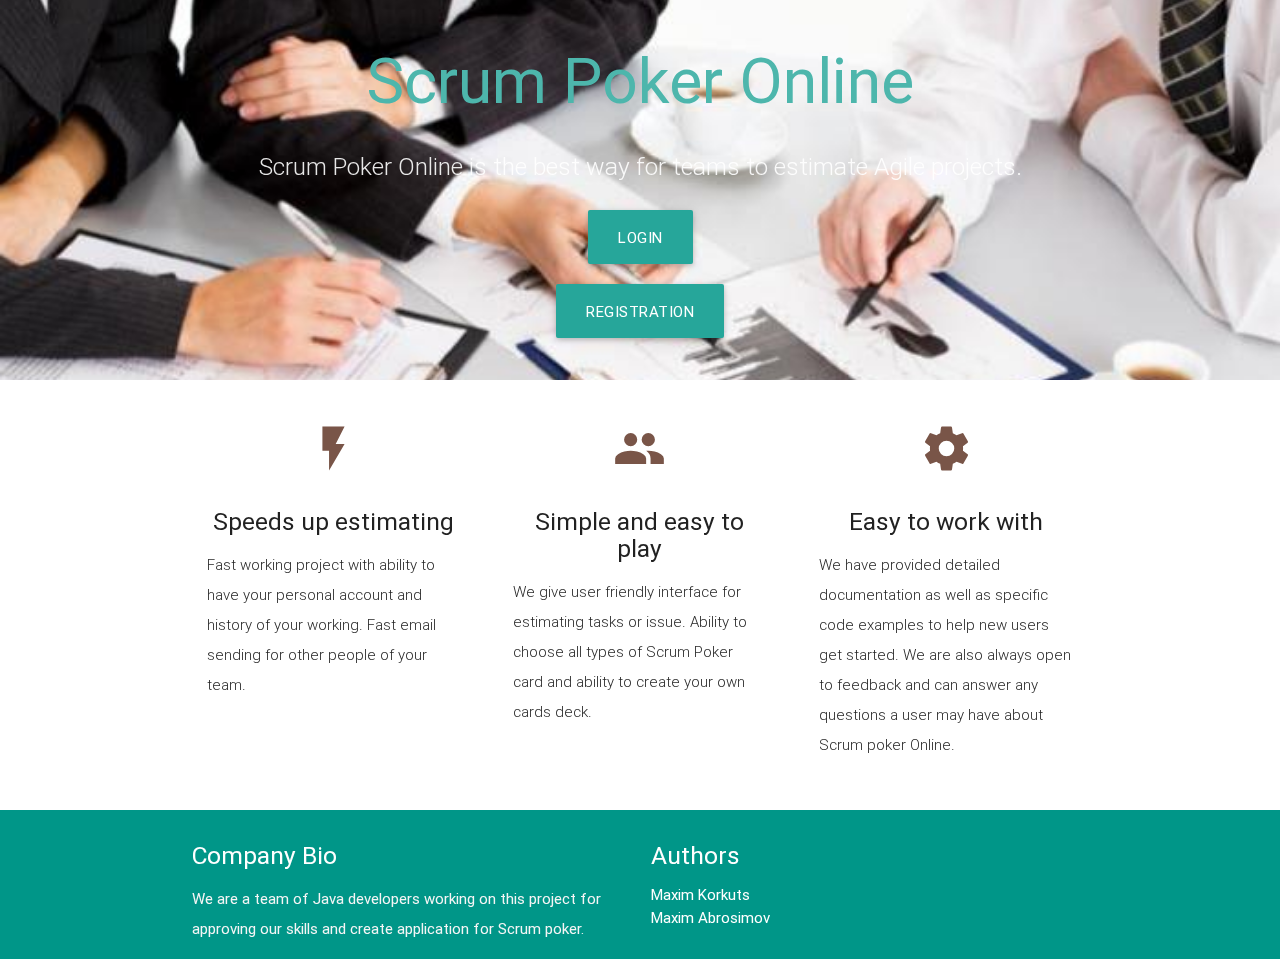
<file: src/main/resources/static/index.html>
<!DOCTYPE html>
<html lang="en">
<head>
  <meta http-equiv="Content-Type" content="text/html; charset=UTF-8"/>
  <meta name="viewport" content="width=device-width, initial-scale=1, maximum-scale=1.0, user-scalable=no"/>
  <title>Scrum Poker Online</title>

  <!-- CSS  -->
  <link href="https://fonts.googleapis.com/icon?family=Material+Icons" rel="stylesheet">
  <link href="css/materialize.css" type="text/css" rel="stylesheet" media="screen,projection"/>
  <link href="css/style.css" type="text/css" rel="stylesheet" media="screen,projection"/>
</head>
<body>

  <div id="index-banner" class="parallax-container">
    <div class="section no-pad-bot">
      <div class="container">
        <br><br>
        <h1 class="header center teal-text text-lighten-2">Scrum Poker Online</h1>
        <div class="row center">
          <h5 class="header col s12 light">Scrum Poker Online is the best way for teams to estimate Agile projects.</h5>
        </div>
        <div class="row center">
          <a href="http://materializecss.com/getting-started.html" id="login-button" class="btn-large waves-effect waves-light teal lighten-1">Login</a>
        </div>
        <div class="row center">
          <a href="http://materializecss.com/getting-started.html" id="reg-button" class="btn-large waves-effect waves-light teal lighten-1">Registration</a>
        </div>
        <br><br>

      </div>
    </div>
    <div class="parallax"><img src="images/people-meeting.jpg" alt="Scrum Poker Online img"></div>
  </div>


  <div class="container">
    <div class="section">

      <!--   Icon Section   -->
      <div class="row">
        <div class="col s12 m4">
          <div class="icon-block">
            <h2 class="center brown-text"><i class="material-icons">flash_on</i></h2>
            <h5 class="center">Speeds up estimating</h5>

            <p class="light">Fast working project with ability to have your personal account and history of your working. Fast email sending for other people of your team.</p>
          </div>
        </div>

        <div class="col s12 m4">
          <div class="icon-block">
            <h2 class="center brown-text"><i class="material-icons">group</i></h2>
            <h5 class="center">Simple and easy to play</h5>

            <p class="light">We give user friendly interface for estimating tasks or issue. Ability to choose all types of Scrum Poker card and ability to create your own cards deck.</p>
          </div>
        </div>

        <div class="col s12 m4">
          <div class="icon-block">
            <h2 class="center brown-text"><i class="material-icons">settings</i></h2>
            <h5 class="center">Easy to work with</h5>

            <p class="light">We have provided detailed documentation as well as specific code examples to help new users get started. We are also always open to feedback and can answer any questions a user may have about Scrum poker Online.</p>
          </div>
        </div>
      </div>

    </div>
  </div>

  <footer class="page-footer teal">
    <div class="container">
      <div class="row">
        <div class="col l6 s12">
          <h5 class="white-text">Company Bio</h5>
          <p class="grey-text text-lighten-4">We are a team of Java developers working on this project for approving our skills and create application for Scrum poker.</p>
        </div>
        <div class="col l3 s12">
          <h5 class="white-text">Authors</h5>
          <ul>
            <li><a class="white-text" href="https://www.linkedin.com/in/maksym-korkuts-4511a564" target="_blank">Maxim Korkuts</a></li>
            <li><a class="white-text" href="https://www.linkedin.com/in/maxabrosimov" target="_blank">Maxim Abrosimov</a></li>
          </ul>
        </div>
      </div>
    </div>
  </footer>

  <!--  Scripts-->
  <script src="https://code.jquery.com/jquery-2.1.1.min.js"></script>
  <script src="js/materialize.js"></script>
  <script src="js/init.js"></script>

  </body>
</html>
</file>
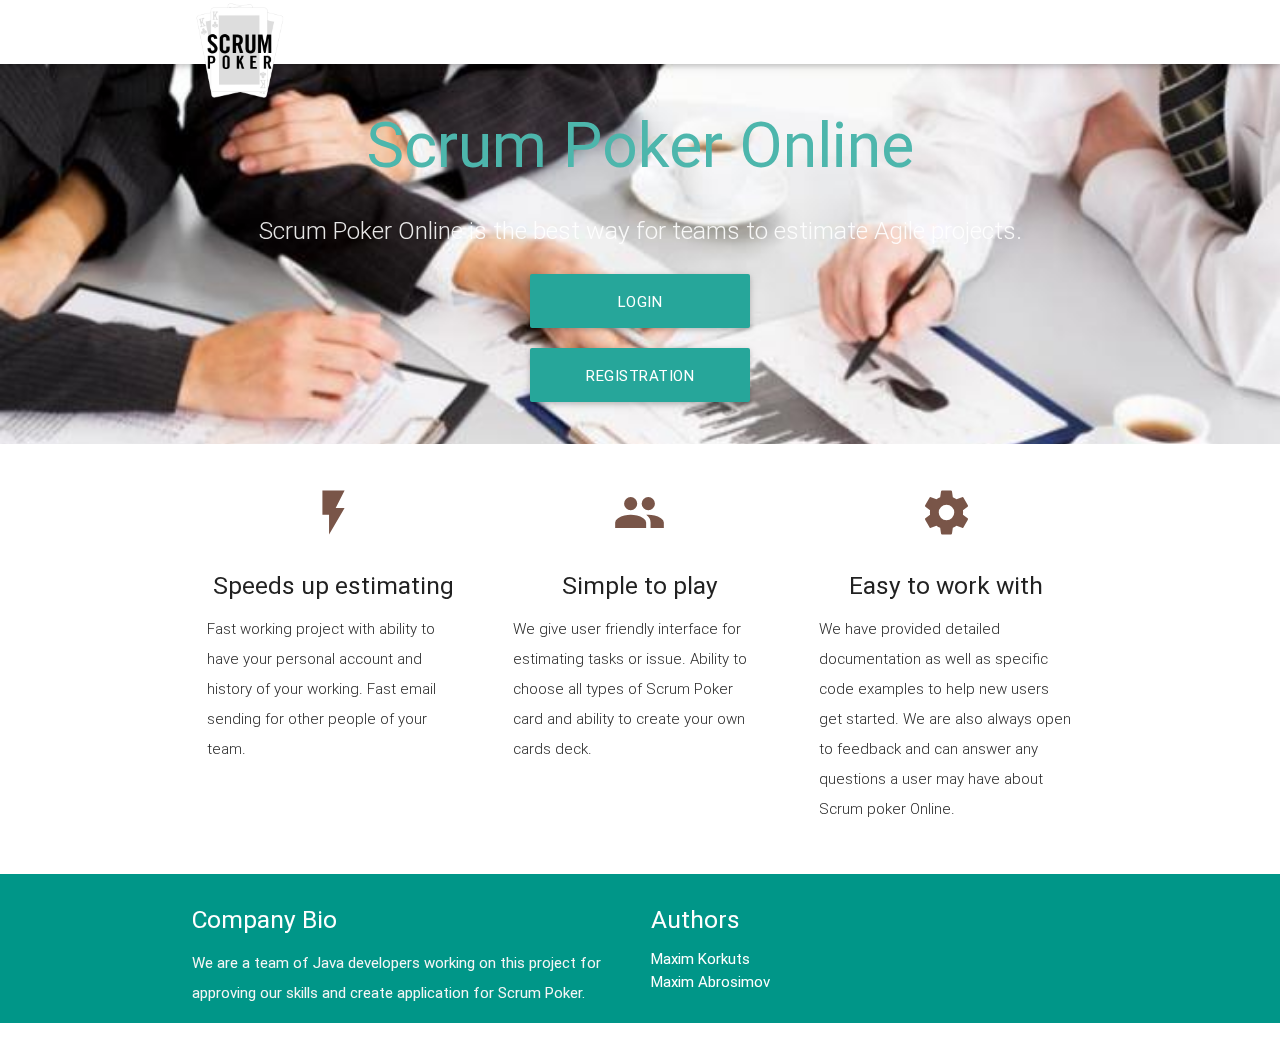
<file: core-web/src/main/resources/static/index.html>
<!DOCTYPE html>
<html xmlns="http://www.w3.org/1999/xhtml">
<head>
  <meta http-equiv="Content-Type" content="text/html; charset=UTF-8"/>
  <meta name="viewport" content="width=device-width, initial-scale=1, maximum-scale=1.0, user-scalable=no"/>
  <title>Scrum Poker Online</title>

  <!-- CSS  -->
  <link href="https://fonts.googleapis.com/icon?family=Material+Icons" rel="stylesheet">
  <link href="css/materialize.min.css" type="text/css" rel="stylesheet" media="screen,projection"/>
  <link href="css/style.css" type="text/css" rel="stylesheet" media="screen,projection"/>
</head>
<body>

  <nav class="white" role="navigation">
    <div class="nav-wrapper container">
      <a id="logo-container" href="#" class="brand-logo"><img src="images/ScrumPokerLogo.png" alt="Scrum Poker Online logo" class="scrum-poker-logo"></a>
    </div>
  </nav>

  <div id="index-banner" class="parallax-container">
    <div class="section no-pad-bot">
      <div class="container">
        <br><br>
        <h1 class="header center teal-text text-lighten-2">Scrum Poker Online</h1>
        <div class="row center">
          <h5 class="header col s12 light">Scrum Poker Online is the best way for teams to estimate Agile projects.</h5>
        </div>
        <div class="row center">
          <a href="#modal1" id="login-button" class="btn-large waves-effect waves-light teal lighten-1 modal-trigger">Login</a>
        </div>
        <div class="row center">
          <a href="#modal2" id="reg-button" class="btn-large waves-effect waves-light teal lighten-1 modal-trigger">Registration</a>
        </div>
        <br><br>

      </div>
    </div>
    <div class="parallax"><img src="images/people-meeting.jpg" alt="Scrum Poker Online img"></div>
  </div>


  <div class="container">
    <div class="section">

      <!--   Icon Section   -->
      <div class="row">
        <div class="col s12 m4">
          <div class="icon-block">
            <h2 class="center brown-text"><i class="material-icons">flash_on</i></h2>
            <h5 class="center">Speeds up estimating</h5>

            <p class="light">Fast working project with ability to have your personal account and history of your working. Fast email sending for other people of your team.</p>
          </div>
        </div>

        <div class="col s12 m4">
          <div class="icon-block">
            <h2 class="center brown-text"><i class="material-icons">group</i></h2>
            <h5 class="center">Simple to play</h5>

            <p class="light">We give user friendly interface for estimating tasks or issue. Ability to choose all types of Scrum Poker card and ability to create your own cards deck.</p>
          </div>
        </div>

        <div class="col s12 m4">
          <div class="icon-block">
            <h2 class="center brown-text"><i class="material-icons">settings</i></h2>
            <h5 class="center">Easy to work with</h5>

            <p class="light">We have provided detailed documentation as well as specific code examples to help new users get started. We are also always open to feedback and can answer any questions a user may have about Scrum poker Online.</p>
          </div>
        </div>
      </div>

    </div>
  </div>

  <footer class="page-footer teal">
    <div class="container">
      <div class="row">
        <div class="col l6 s12">
          <h5 class="white-text">Company Bio</h5>
          <p class="grey-text text-lighten-4">We are a team of Java developers working on this project for approving our skills and create application for Scrum Poker.</p>
        </div>
        <div class="col l3 s12">
          <h5 class="white-text">Authors</h5>
          <ul>
            <li><a class="white-text" href="https://www.linkedin.com/in/maksym-korkuts-4511a564" target="_blank">Maxim Korkuts</a></li>
            <li><a class="white-text" href="https://www.linkedin.com/in/maxabrosimov" target="_blank">Maxim Abrosimov</a></li>
          </ul>
        </div>
      </div>
    </div>
  </footer>

  <!-- Modal Structure -->
  <div id="modal1" class="modal">
    <div class="modal-content">
      <h4>Login</h4>
      <div class="row">
        <form class="col s12">
          <div class="row">
            <div class="input-field col s12">
              <input id="login" type="text" class="validate">
              <label for="login">Login</label>
            </div>
          </div>
          <div class="row">
            <div class="input-field col s12">
              <input id="password" type="password" class="validate">
              <label for="password">Password</label>
            </div>
          </div>
          <div class="modal-footer">
            <a href="#!" class=" modal-action modal-close waves-effect waves-green btn-flat">Finish login</a>
            <a href="#!" class=" modal-action modal-close waves-effect waves-green btn-flat">Close</a>
          </div>
        </form>
      </div>
    </div>
  </div>

  <div id="modal2" class="modal">
    <div class="modal-content">
      <h4>Registration form</h4>
      <div class="row">
        <form class="col s12">
          <div class="row">
            <div class="input-field col s6">
              <input id="first_name" type="text" class="validate">
              <label for="first_name">First Name</label>
            </div>
            <div class="input-field col s6">
              <input id="last_name" type="text" class="validate">
              <label for="last_name">Last Name</label>
            </div>
          </div>
          <div class="row">
            <div class="input-field col s12">
              <input id="login" type="text" class="validate">
              <label for="login">Login</label>
            </div>
          </div>
          <div class="row">
            <div class="input-field col s12">
              <input id="password" type="password" class="validate">
              <label for="password">Password</label>
            </div>
          </div>
          <div class="row">
            <div class="input-field col s12">
              <input id="email" type="email" class="validate">
              <label for="email">Email</label>
            </div>
          </div>
          <div class="modal-footer">
            <a href="#!" class=" modal-action modal-close waves-effect waves-green btn-flat">Finish registration</a>
            <a href="#!" class=" modal-action modal-close waves-effect waves-green btn-flat">Close</a>
          </div>
        </form>
      </div>
    </div>
  </div>

  <!--  Scripts-->
  <script src="https://code.jquery.com/jquery-2.1.1.min.js"></script>
  <script src="js/libs/materialize.js"></script>
  <script src="js/init.js"></script>

  </body>
</html>
</file>
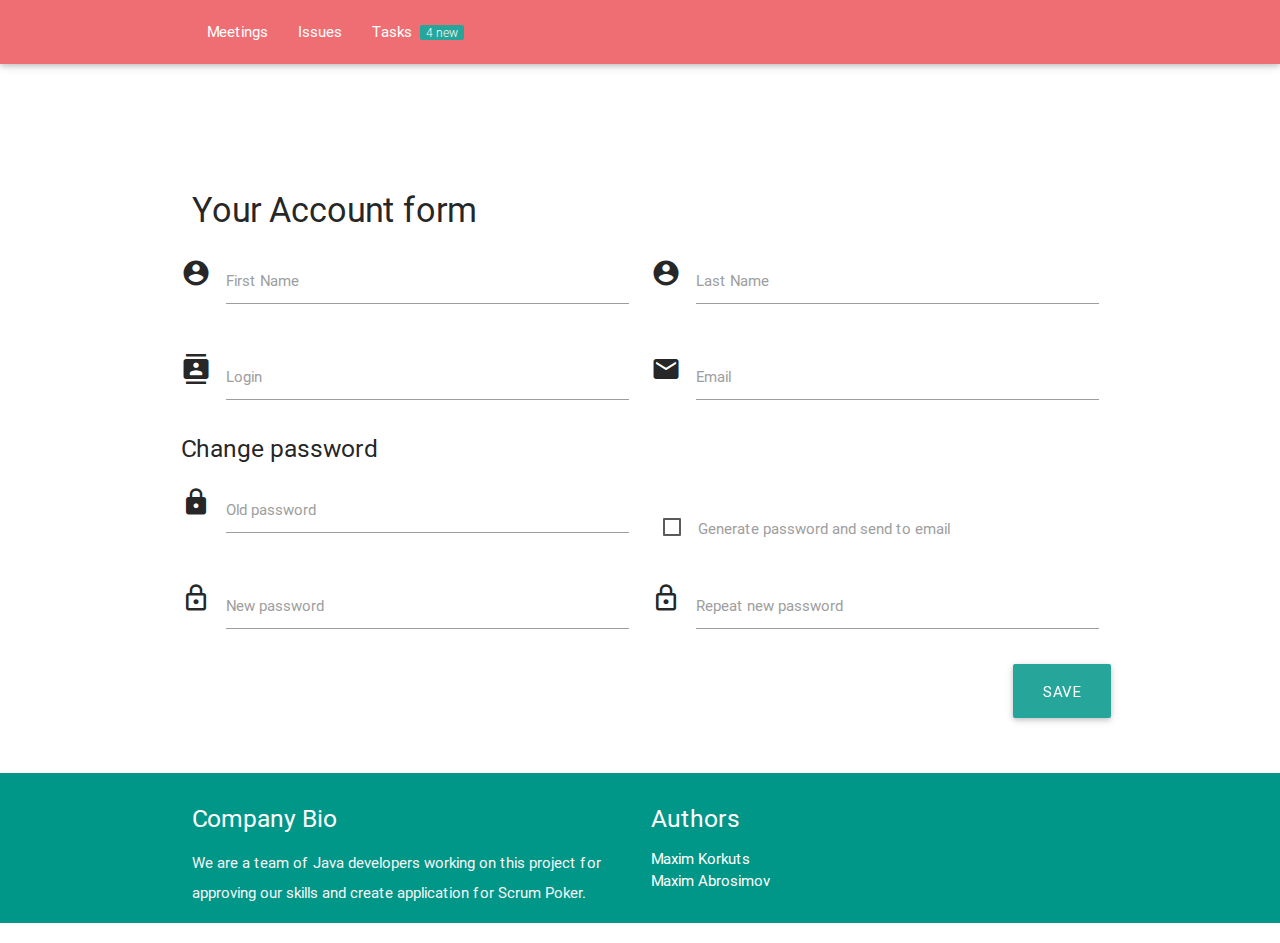
<file: core-web/src/main/resources/templates/accountPage.html>
<!DOCTYPE html>
<html xmlns="http://www.w3.org/1999/xhtml" xmlns:th="http://www.thymeleaf.org">
<head>
  <meta http-equiv="Content-Type" content="text/html; charset=UTF-8"/>
  <meta name="viewport" content="width=device-width, initial-scale=1, maximum-scale=1.0, user-scalable=no"/>
  <title>Account form</title>

  <!-- CSS  -->
  <link href="https://fonts.googleapis.com/icon?family=Material+Icons" rel="stylesheet"/>
  <link href="../static/css/materialize.min.css" th:href="@{/css/materialize.min.css}" type="text/css" rel="stylesheet" media="screen,projection"/>
  <link href="../static/css/style.css" th:href="@{/css/style.css}" type="text/css" rel="stylesheet" media="screen,projection"/>
</head>
<body>

  <nav>
    <div class="nav-wrapper container">
      <ul id="nav-mobile" class="left hide-on-med-and-down">
        <li><a href="meeting/list" class="white-text">Meetings</a></li>
        <li><a href="issue/list" class="white-text">Issues</a></li>
        <li><a href="task/list" class="white-text">Tasks <span class="new badge">4</span></a></li>
      </ul>
      <ul class="right hide-on-med-and-down">
        <li>
          <div class="input-field">
            <input id="search" type="search" required="required"/>
            <label for="search"><i class="material-icons">search</i></label>
            <i class="material-icons">close</i>
          </div>
        </li>
        <li><a href="" class="white-text"><i class="material-icons">refresh</i></a></li>
        <li><a href="/user/account" class="white-text"><i class="material-icons left">perm_identity</i>Account</a></li>
      </ul>
    </div>
  </nav>
  <form class="col s12" action="" method="POST">
    <div class="container">
      <div class="section">
        <h4>Your Account form</h4>
        <div class="row">
          <div class="row">
            <div class="input-field col s6">
              <i class="material-icons prefix">account_circle</i>
              <input id="first_name" type="text" class="validate"/>
              <label for="first_name">First Name</label>
            </div>
            <div class="input-field col s6">
              <i class="material-icons prefix">account_circle</i>
              <input id="last_name" type="text" class="validate"/>
              <label for="last_name">Last Name</label>
            </div>
          </div>
          <div class="row">
            <div class="input-field col s6">
              <i class="material-icons prefix">contacts</i>
              <input id="login" type="text" class="validate"/>
              <label for="login">Login</label>
            </div>
            <div class="input-field col s6">
              <i class="material-icons prefix">email</i>
              <input id="email" type="email" class="validate"/>
              <label for="email">Email</label>
            </div>
          </div>
          <h5>Change password</h5>
          <div class="row">
            <div class="input-field col s6">
              <i class="material-icons prefix">lock</i>
              <input id="oldPassword" type="password" class="validate"/>
              <label for="oldPassword">Old password</label>
            </div>
            <div class="input-field col s6">
              <p>
                <input type="checkbox" id="generatePassword"/>
                <label for="generatePassword">Generate password and send to email</label>
              </p>
            </div>
          </div>
          <div class="row">
            <div class="input-field col s6">
              <i class="material-icons prefix">lock_outline</i>
              <input id="newPassword" type="password" class="validate"/>
              <label for="newPassword">New password</label>
            </div>
            <div class="input-field col s6">
              <i class="material-icons prefix">lock_outline</i>
              <input id="newRepeatPassword" type="password" class="validate"/>
              <label for="newRepeatPassword">Repeat new password</label>
            </div>
          </div>
          <div class="row right">
            <a href="#saveButton" id="add-meeting-button" class="btn-large waves-effect waves-light teal lighten-1">
              Save
            </a>
          </div>
        </div>
      </div>
    </div>
  </form>

  <footer class="page-footer teal">
    <div class="container">
      <div class="row">
        <div class="col l6 s12">
          <h5 class="white-text">Company Bio</h5>
          <p class="grey-text text-lighten-4">We are a team of Java developers working on this project for approving our skills and create application for Scrum Poker.</p>
        </div>
        <div class="col l3 s12">
          <h5 class="white-text">Authors</h5>
          <ul>
            <li><a class="white-text" href="https://www.linkedin.com/in/maksym-korkuts-4511a564" target="_blank">Maxim Korkuts</a></li>
            <li><a class="white-text" href="https://www.linkedin.com/in/maxabrosimov" target="_blank">Maxim Abrosimov</a></li>
          </ul>
        </div>
      </div>
    </div>
  </footer>

  <!--  Scripts-->
  <script src="https://code.jquery.com/jquery-2.1.1.min.js"></script>
  <script src="../static/js/libs/materialize.js" th:src="@{/js/libs/materialize.js}"></script>
  <script src="../static/js/init.js" th:src="@{/js/init.js}"></script>

  </body>
</html>
</file>
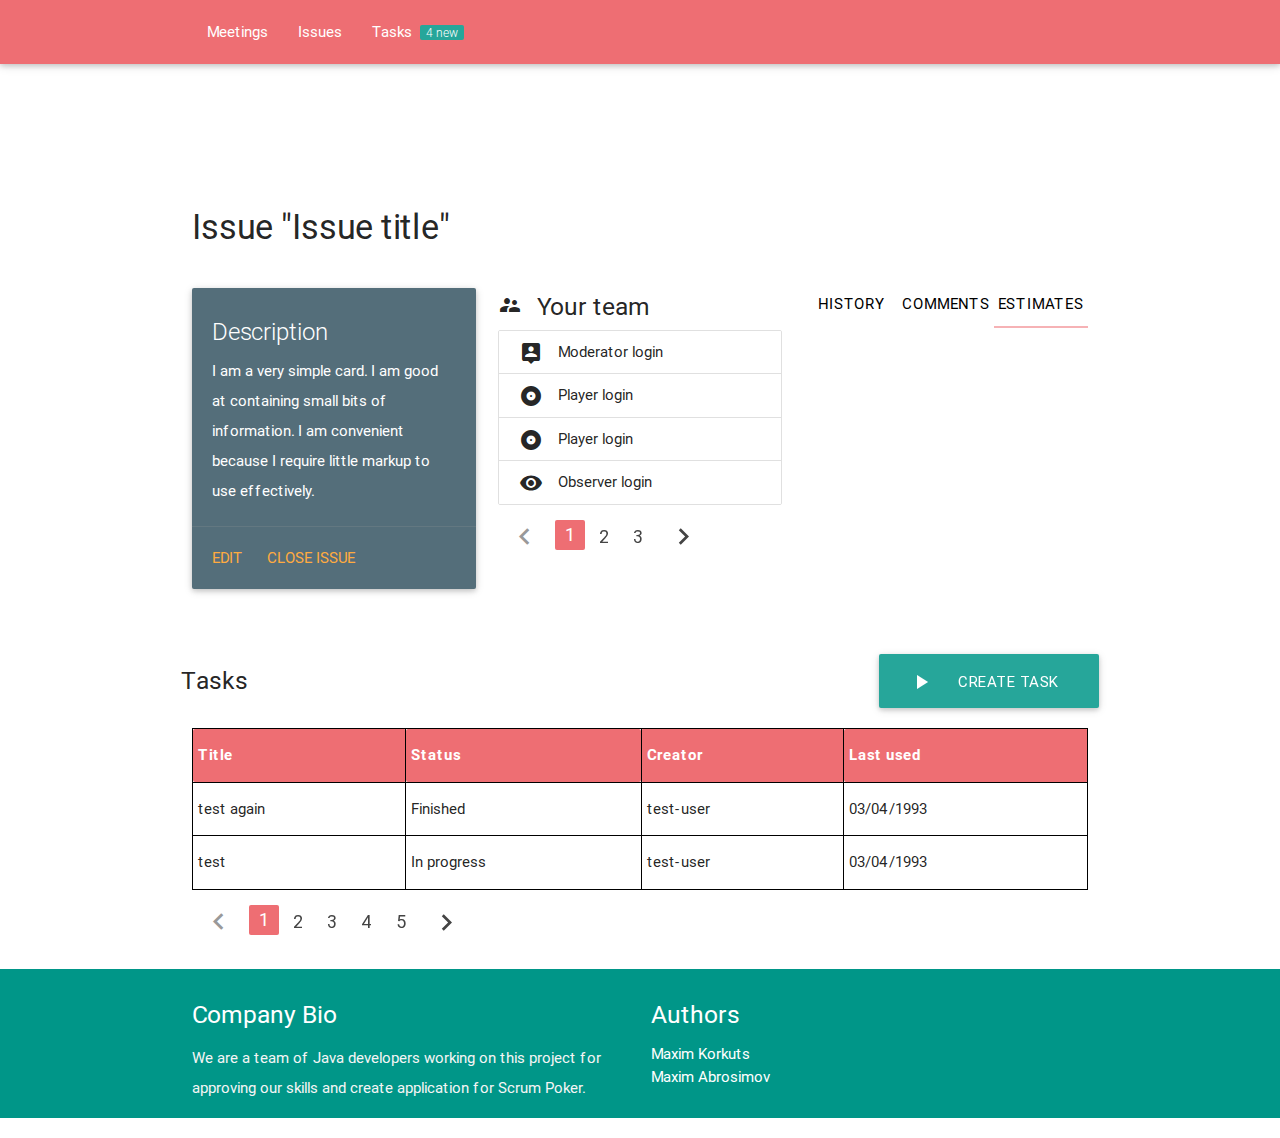
<file: core-web/src/main/resources/templates/issuePageView.html>
<!DOCTYPE html>
<html xmlns="http://www.w3.org/1999/xhtml" xmlns:th="http://www.thymeleaf.org">
<head>
    <meta http-equiv="Content-Type" content="text/html; charset=UTF-8"/>
    <meta name="viewport" content="width=device-width, initial-scale=1, maximum-scale=1.0, user-scalable=no"/>
    <title>Issue</title>

    <!-- CSS  -->
    <link href="https://fonts.googleapis.com/icon?family=Material+Icons" rel="stylesheet"/>
    <link href="../static/css/materialize.min.css" th:href="@{/css/materialize.min.css}" type="text/css" rel="stylesheet" media="screen,projection"/>
    <link href="../static/css/style.css" th:href="@{/css/style.css}" type="text/css" rel="stylesheet" media="screen,projection"/>
</head>
<body>
    <nav>
        <div class="nav-wrapper container">
            <ul id="nav-mobile" class="left hide-on-med-and-down">
                <li><a href="meeting/list" class="white-text">Meetings</a></li>
                <li><a href="issue/list" class="white-text">Issues</a></li>
                <li><a href="task/list" class="white-text">Tasks <span class="new badge">4</span></a></li>
            </ul>
            <ul class="right hide-on-med-and-down">
                <li>
                    <div class="input-field">
                        <input id="search" type="search" required="required"/>
                        <label for="search"><i class="material-icons">search</i></label>
                        <i class="material-icons">close</i>
                    </div>
                </li>
                <li><a href="" class="white-text"><i class="material-icons">refresh</i></a></li>
                <li><a href="/user/account" class="white-text"><i class="material-icons left">perm_identity</i>Account</a></li>
            </ul>
        </div>
    </nav>

    <div class="container">
        <div class="section">
            <div class="row">
                <div class="col s12 m6">
                    <h4>Issue "Issue title"</h4>
                </div>
            </div>
            <div class="row">
                <div class="col s12 m4">
                    <div class="card blue-grey darken-1">
                        <div class="card-content white-text">
                            <span class="card-title">Description</span>
                            <p>I am a very simple card. I am good at containing small bits of information.
                                I am convenient because I require little markup to use effectively.</p>
                        </div>
                        <div class="card-action">
                            <a href="#">Edit</a>
                            <a href="#modal9" class="modal-trigger">Close issue</a>
                        </div>
                    </div>
                </div>
                <div class="col s12 m4">
                    <h5><i class="material-icons left">supervisor_account</i>Your team</h5>
                    <ul class="collection">
                        <li class="collection-item"><i class="material-icons left">person_pin</i>Moderator login</li>
                        <li class="collection-item"><i class="material-icons left">album</i>Player login</li>
                        <li class="collection-item"><i class="material-icons left">album</i>Player login</li>
                        <li class="collection-item"><i class="material-icons left">visibility</i>Observer login</li>
                    </ul>
                    <ul class="pagination">
                        <li class="disabled"><a href="#!"><i class="material-icons">chevron_left</i></a></li>
                        <li class="active"><a href="#!">1</a></li>
                        <li class="waves-effect"><a href="#!">2</a></li>
                        <li class="waves-effect"><a href="#!">3</a></li>
                        <li class="waves-effect"><a href="#!"><i class="material-icons">chevron_right</i></a></li>
                    </ul>
                </div>
                <div class="col s12 m4">
                    <ul class="tabs">
                        <li class="tab col s3"><a href="#" class="black-text">History</a></li>
                        <li class="tab col s3"><a href="#" class="black-text">Comments</a></li>
                        <li class="tab col s3"><a href="#" class="active black-text">Estimates</a></li>
                    </ul>
                </div>
            </div>
        </div>
    </div>

    <div class="container">
        <div class="section">
            <div class="row left">
                <h5>Tasks</h5>
            </div>
            <div class="row right">
                <a href="#modal7" id="add-task-button" class="btn-large waves-effect waves-light teal lighten-1 modal-trigger">
                    <i class="material-icons left">play_arrow</i>Create task
                </a>
            </div>
            <!-- TODO change table creating and add pagenator-->
            <table id="task-table" class="entity-table">
                <thead>
                <tr>
                    <th>Title</th>
                    <th>Status</th>
                    <th>Creator</th>
                    <th>Last used</th>
                </tr>
                </thead>
                <tfoot>
                <tr>
                    <td>test</td>
                    <td>In progress</td>
                    <td>test-user</td>
                    <td>03/04/1993</td>
                </tr>
                </tfoot>
                <tbody>
                <tr>
                    <td>test again</td>
                    <td>Finished</td>
                    <td>test-user</td>
                    <td>03/04/1993</td>
                </tr>
                </tbody>
            </table>
            <ul class="pagination">
                <li class="disabled"><a href="#!"><i class="material-icons">chevron_left</i></a></li>
                <li class="active"><a href="#!">1</a></li>
                <li class="waves-effect"><a href="#!">2</a></li>
                <li class="waves-effect"><a href="#!">3</a></li>
                <li class="waves-effect"><a href="#!">4</a></li>
                <li class="waves-effect"><a href="#!">5</a></li>
                <li class="waves-effect"><a href="#!"><i class="material-icons">chevron_right</i></a></li>
            </ul>
        </div>
    </div>

    <footer class="page-footer teal">
        <div class="container">
            <div class="row">
                <div class="col l6 s12">
                    <h5 class="white-text">Company Bio</h5>
                    <p class="grey-text text-lighten-4">We are a team of Java developers working on this project for approving our skills and create application for Scrum Poker.</p>
                </div>
                <div class="col l3 s12">
                    <h5 class="white-text">Authors</h5>
                    <ul>
                        <li><a class="white-text" href="https://www.linkedin.com/in/maksym-korkuts-4511a564" target="_blank">Maxim Korkuts</a></li>
                        <li><a class="white-text" href="https://www.linkedin.com/in/maxabrosimov" target="_blank">Maxim Abrosimov</a></li>
                    </ul>
                </div>
            </div>
        </div>
    </footer>

    <!-- Modal Structure -->
    <div id="modal7" class="modal">
        <div class="modal-content">
            <h4>Create task</h4>
            <div class="row">
                <form class="col s12" action="" method="POST">
                    <div class="row">
                        <div class="input-field col s12">
                            <input id="login" type="text" class="validate"/>
                            <label for="login">Title</label>
                        </div>
                    </div>
                    <div class="row">
                        <form class="col s12">
                            <div class="row">
                                <div class="input-field col s6">
                                    <i class="material-icons prefix">mode_edit</i>
                                    <textarea id="icon_prefix2" class="materialize-textarea"></textarea>
                                    <label for="icon_prefix2">Description</label>
                                </div>
                            </div>
                        </form>
                    </div>

                    <div class="modal-footer">
                        <a href="#!" class=" modal-action modal-close waves-effect waves-green btn-flat">Create</a>
                        <a href="#!" class=" modal-action modal-close waves-effect waves-green btn-flat">Close</a>
                    </div>
                </form>
            </div>
        </div>
    </div>

    <div id="modal9" class="modal">
        <div class="modal-content">
            <h5>Are you sure want to close issue? (all tasks will be closed)</h5>
            <div class="row">
                <div class="modal-footer">
                    <a href="#!" class=" modal-action modal-close waves-effect waves-green btn-flat">Yes</a>
                    <a href="#!" class=" modal-action modal-close waves-effect waves-green btn-flat">No</a>
                </div>
            </div>
        </div>
    </div>


<!--  Scripts-->
<script src="https://code.jquery.com/jquery-2.1.1.min.js"></script>
<script src="../static/js/libs/materialize.js" th:src="@{/js/libs/materialize.js}"></script>
<script src="../static/js/init.js" th:src="@{/js/init.js}"></script>
</body>
</html>
</file>
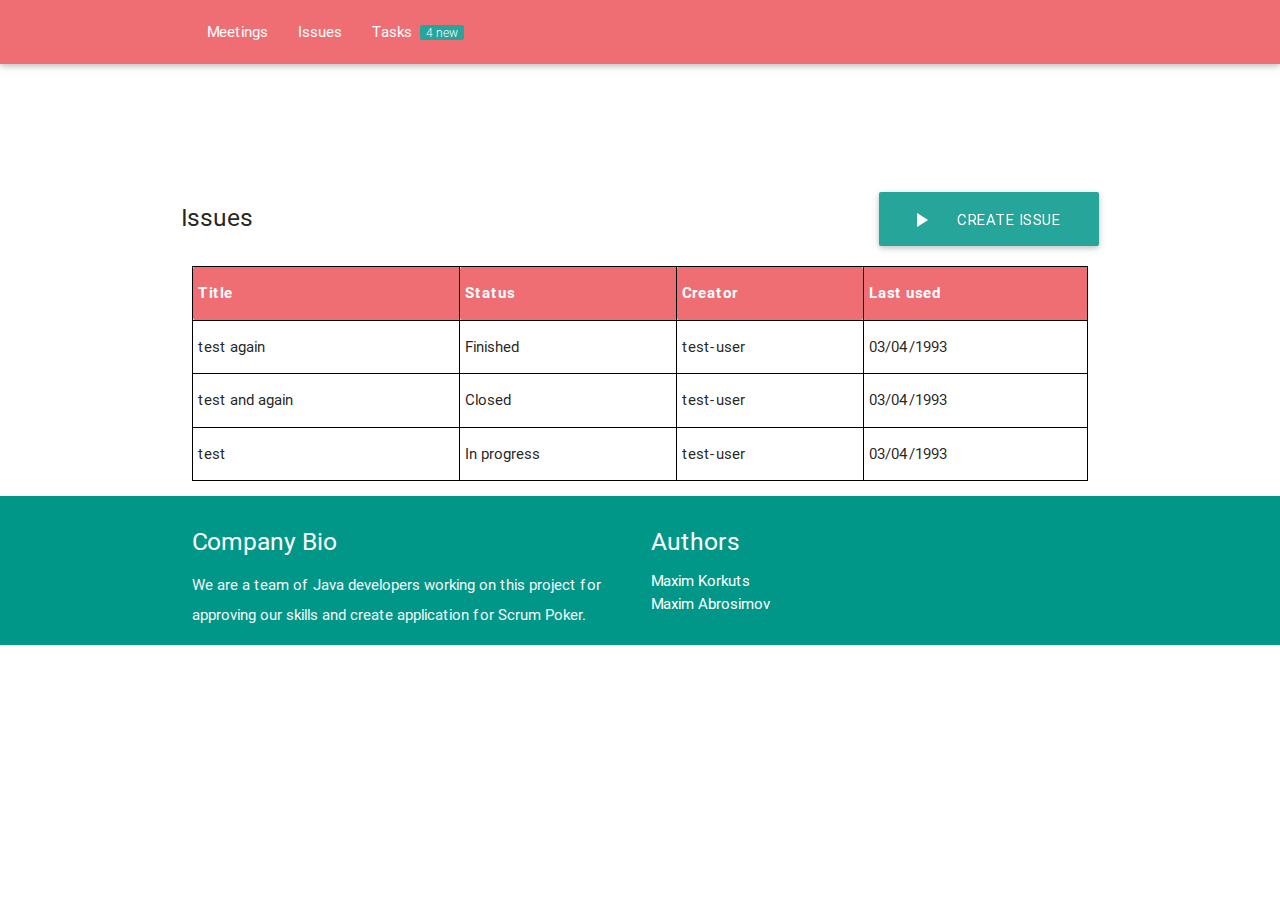
<file: core-web/src/main/resources/templates/issuesPage.html>
<!DOCTYPE html>
<html xmlns="http://www.w3.org/1999/xhtml" xmlns:th="http://www.thymeleaf.org">
<head>
    <meta http-equiv="Content-Type" content="text/html; charset=UTF-8"/>
    <meta name="viewport" content="width=device-width, initial-scale=1, maximum-scale=1.0, user-scalable=no"/>
    <title>Issues list</title>

    <!-- CSS  -->
    <link href="https://fonts.googleapis.com/icon?family=Material+Icons" rel="stylesheet"/>
    <link href="../static/css/materialize.min.css" th:href="@{/css/materialize.min.css}" type="text/css" rel="stylesheet" media="screen,projection"/>
    <link href="../static/css/style.css" th:href="@{/css/style.css}" type="text/css" rel="stylesheet" media="screen,projection"/>
</head>
<body>
    <nav>
        <div class="nav-wrapper container">
            <ul id="nav-mobile" class="left hide-on-med-and-down">
                <li><a href="meeting/list" class="white-text">Meetings</a></li>
                <li><a href="issue/list" class="white-text">Issues</a></li>
                <li><a href="task/list" class="white-text">Tasks <span class="new badge">4</span></a></li>
            </ul>
            <ul class="right hide-on-med-and-down">
                <li>
                    <div class="input-field">
                        <input id="search" type="search" required="required"/>
                        <label for="search"><i class="material-icons">search</i></label>
                        <i class="material-icons">close</i>
                    </div>
                </li>
                <li><a href="" class="white-text"><i class="material-icons">refresh</i></a></li>
                <li><a href="/user/account" class="white-text"><i class="material-icons left">perm_identity</i>Account</a></li>
            </ul>
        </div>
    </nav>

    <div class="container">
        <div class="section">
            <div class="row left">
                <h5>Issues</h5>
            </div>
            <div class="row right">
                <a href="#modal4" id="add-issue-button" class="btn-large waves-effect waves-light teal lighten-1 modal-trigger">
                    <i class="material-icons left">play_arrow</i>Create issue
                </a>
            </div>
            <!-- TODO change table creating and add pagenator-->
            <table id="issue-table" class="entity-table">
                <thead>
                <tr>
                    <th>Title</th>
                    <th>Status</th>
                    <th>Creator</th>
                    <th>Last used</th>
                </tr>
                </thead>
                <tfoot>
                <tr>
                    <td>test</td>
                    <td>In progress</td>
                    <td>test-user</td>
                    <td>03/04/1993</td>
                </tr>
                </tfoot>
                <tbody>
                <tr>
                    <td>test again</td>
                    <td>Finished</td>
                    <td>test-user</td>
                    <td>03/04/1993</td>
                </tr>
                <tr>
                    <td>test and again</td>
                    <td>Closed</td>
                    <td>test-user</td>
                    <td>03/04/1993</td>
                </tr>
                </tbody>
            </table>
        </div>
    </div>

    <footer class="page-footer teal">
        <div class="container">
            <div class="row">
                <div class="col l6 s12">
                    <h5 class="white-text">Company Bio</h5>
                    <p class="grey-text text-lighten-4">We are a team of Java developers working on this project for approving our skills and create application for Scrum Poker.</p>
                </div>
                <div class="col l3 s12">
                    <h5 class="white-text">Authors</h5>
                    <ul>
                        <li><a class="white-text" href="https://www.linkedin.com/in/maksym-korkuts-4511a564" target="_blank">Maxim Korkuts</a></li>
                        <li><a class="white-text" href="https://www.linkedin.com/in/maxabrosimov" target="_blank">Maxim Abrosimov</a></li>
                    </ul>
                </div>
            </div>
        </div>
    </footer>

    <!-- Modal Structure -->
    <div id="modal4" class="modal">
        <div class="modal-content">
            <h4>Create issue</h4>
            <div class="row">
                <form class="col s12" action="" method="POST">
                    <div class="row">
                        <div class="input-field col s6">
                            <input id="issue" type="text" class="validate"/>
                            <label for="issue">Title</label>
                        </div>
                        <div class="input-field col s12 m6">
                            <input id="meeting" type="text" class="validate"/>
                            <label for="meeting">Meeting title</label>
                        </div>
                    </div>
                    <div class="row">
                        <form class="col s12">
                            <div class="row">
                                <div class="input-field col s6">
                                    <i class="material-icons prefix">mode_edit</i>
                                    <textarea id="icon_prefix2" class="materialize-textarea"></textarea>
                                    <label for="icon_prefix2">Description</label>
                                </div>
                            </div>
                        </form>
                    </div>

                    <div class="modal-footer">
                        <a href="#!" class=" modal-action modal-close waves-effect waves-green btn-flat">Create</a>
                        <a href="#!" class=" modal-action modal-close waves-effect waves-green btn-flat">Close</a>
                    </div>
                </form>
            </div>
        </div>
    </div>

    <!--  Scripts-->
    <script src="https://code.jquery.com/jquery-2.1.1.min.js"></script>
    <script src="../static/js/libs/materialize.js" th:src="@{/js/libs/materialize.js}"></script>
    <script src="../static/js/init.js" th:src="@{/js/init.js}"></script>
</body>
</html>
</file>
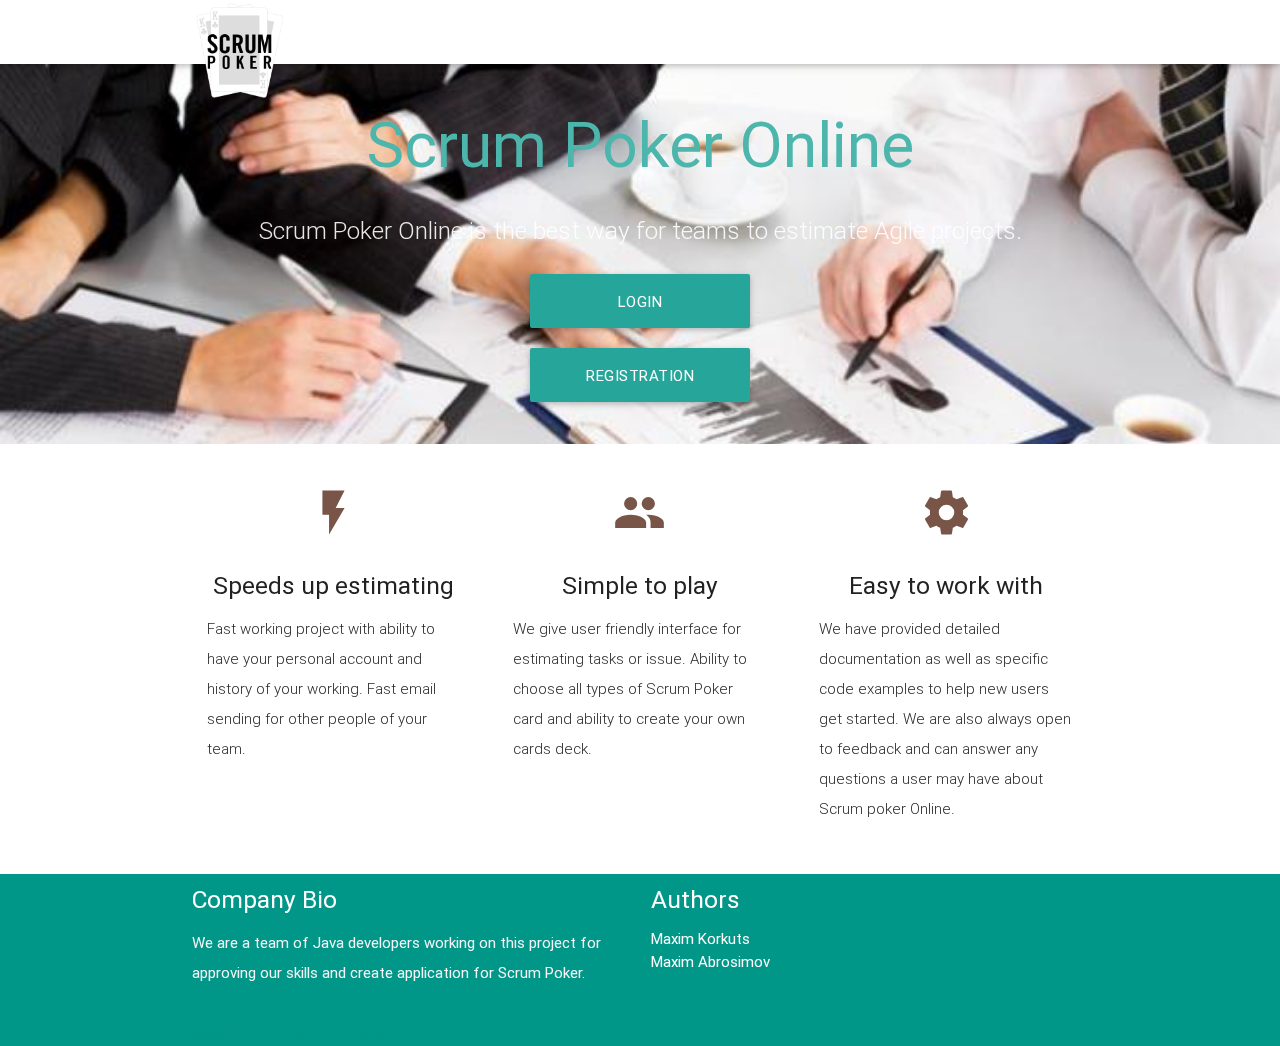
<file: core-web/src/main/resources/templates/loginPage.html>
<!DOCTYPE html>
<html xmlns="http://www.w3.org/1999/xhtml" xmlns:th="http://www.thymeleaf.org">
<head>
  <meta http-equiv="Content-Type" content="text/html; charset=UTF-8"/>
  <meta name="viewport" content="width=device-width, initial-scale=1, maximum-scale=1.0, user-scalable=no"/>
  <title>Scrum Poker Online</title>

  <!-- CSS  -->
  <link href="https://fonts.googleapis.com/icon?family=Material+Icons" rel="stylesheet"/>
  <link href="../static/css/materialize.min.css" th:href="@{/css/materialize.min.css}" type="text/css" rel="stylesheet" media="screen,projection"/>
  <link href="../static/css/style.css" th:href="@{/css/style.css}" type="text/css" rel="stylesheet" media="screen,projection"/>
</head>
<body>

  <nav class="white" role="navigation">
    <div class="nav-wrapper container">
      <a id="logo-container" href="#" class="brand-logo"><img src="../static/images/ScrumPokerLogo.png" th:src="@{/images/ScrumPokerLogo.png}" alt="Scrum Poker Online logo" class="scrum-poker-logo"/></a>
    </div>
  </nav>

  <div id="index-banner" class="parallax-container">
    <div class="section no-pad-bot">
      <div class="container">
        <br/><br/>
        <h1 class="header center teal-text text-lighten-2">Scrum Poker Online</h1>
        <div class="row center">
          <h5 class="header col s12 light">Scrum Poker Online is the best way for teams to estimate Agile projects.</h5>
        </div>
        <div class="row center">
          <a href="#modal1" id="login-button" class="btn-large waves-effect waves-light teal lighten-1 modal-trigger">Login</a>
        </div>
        <div class="row center">
          <a href="#modal2" id="reg-button" class="btn-large waves-effect waves-light teal lighten-1 modal-trigger">Registration</a>
        </div>
        <br/><br/>

      </div>
    </div>
    <div class="parallax"><img src="../static/images/people-meeting.jpg" th:src="@{/images/people-meeting.jpg}" alt="Scrum Poker Online img"/></div>
  </div>


  <div class="container">
    <div class="section">

      <!--   Icon Section   -->
      <div class="row">
        <div class="col s12 m4">
          <div class="icon-block">
            <h2 class="center brown-text"><i class="material-icons">flash_on</i></h2>
            <h5 class="center">Speeds up estimating</h5>

            <p class="light">Fast working project with ability to have your personal account and history of your working. Fast email sending for other people of your team.</p>
          </div>
        </div>

        <div class="col s12 m4">
          <div class="icon-block">
            <h2 class="center brown-text"><i class="material-icons">group</i></h2>
            <h5 class="center">Simple to play</h5>

            <p class="light">We give user friendly interface for estimating tasks or issue. Ability to choose all types of Scrum Poker card and ability to create your own cards deck.</p>
          </div>
        </div>

        <div class="col s12 m4">
          <div class="icon-block">
            <h2 class="center brown-text"><i class="material-icons">settings</i></h2>
            <h5 class="center">Easy to work with</h5>

            <p class="light">We have provided detailed documentation as well as specific code examples to help new users get started. We are also always open to feedback and can answer any questions a user may have about Scrum poker Online.</p>
          </div>
        </div>
      </div>

    </div>
  </div>

  <footer class="footer-grid teal">
    <div class="container">
      <div class="row">
        <div class="col l6 s12">
          <h5 class="white-text">Company Bio</h5>
          <p class="grey-text text-lighten-4">We are a team of Java developers working on this project for approving our skills and create application for Scrum Poker.</p>
        </div>
        <div class="col l3 s12">
          <h5 class="white-text">Authors</h5>
          <ul>
            <li><a class="white-text" href="https://www.linkedin.com/in/maksym-korkuts-4511a564" target="_blank">Maxim Korkuts</a></li>
            <li><a class="white-text" href="https://www.linkedin.com/in/maxabrosimov" target="_blank">Maxim Abrosimov</a></li>
          </ul>
        </div>
      </div>
    </div>
    <div class="footer-copyright">
      <div class="container teal-text">
        Made by Cool Java Developers
      </div>
    </div>
  </footer>

  <!-- Modal Structure -->
  <div id="modal1" class="modal">
    <div class="modal-content">
      <h4>Login</h4>
      <div class="row">
        <form class="col s12" action="scrumpoker/login/process-login" method="POST">
          <div class="row">
            <div class="input-field col s12">
              <input id="login" type="text" class="validate"/>
              <label for="login">Login</label>
            </div>
          </div>
          <div class="row">
            <div class="input-field col s12">
              <input id="password" type="password" class="validate"/>
              <label for="password">Password</label>
            </div>
          </div>
          <div class="modal-footer">
            <a href="#!" class=" modal-action modal-close waves-effect waves-green btn-flat">Finish login</a>
            <a href="#!" class=" modal-action modal-close waves-effect waves-green btn-flat">Close</a>
          </div>
        </form>
      </div>
    </div>
  </div>

  <div id="modal2" class="modal">
    <div class="modal-content">
      <h4>Registration form</h4>
      <div class="row">
        <form class="col s12" action="scrumpoker/user/registration-enter" method="POST">
          <div class="row">
            <div class="input-field col s6">
              <i class="material-icons prefix">account_circle</i>
              <input id="first_name" type="text" class="validate"/>
              <label for="first_name">First Name</label>
            </div>
            <div class="input-field col s6">
              <input id="last_name" type="text" class="validate"/>
              <label for="last_name">Last Name</label>
            </div>
          </div>
          <div class="row">
            <div class="input-field col s12">
              <i class="material-icons prefix">contacts</i>
              <input id="login" type="text" class="validate"/>
              <label for="login">Login</label>
            </div>
          </div>
          <div class="row">
            <div class="input-field col s12">
              <i class="material-icons prefix">lock</i>
              <input id="password" type="password" class="validate"/>
              <label for="password">Password</label>
            </div>
          </div>
          <div class="row">
            <div class="input-field col s12">
              <i class="material-icons prefix">email</i>
              <input id="email" type="email" class="validate"/>
              <label for="email">Email</label>
            </div>
          </div>
          <div class="modal-footer">
            <a href="#!" class=" modal-action modal-close waves-effect waves-green btn-flat">Finish registration</a>
            <a href="#!" class=" modal-action modal-close waves-effect waves-green btn-flat">Close</a>
          </div>
        </form>
      </div>
    </div>
  </div>

  <!--  Scripts-->
  <script src="https://code.jquery.com/jquery-2.1.1.min.js"></script>
  <script src="../static/js/libs/materialize.js" th:src="@{/js/libs/materialize.js}"></script>
  <script src="../static/js/init.js" th:src="@{/js/init.js}"></script>

  </body>
</html>
</file>
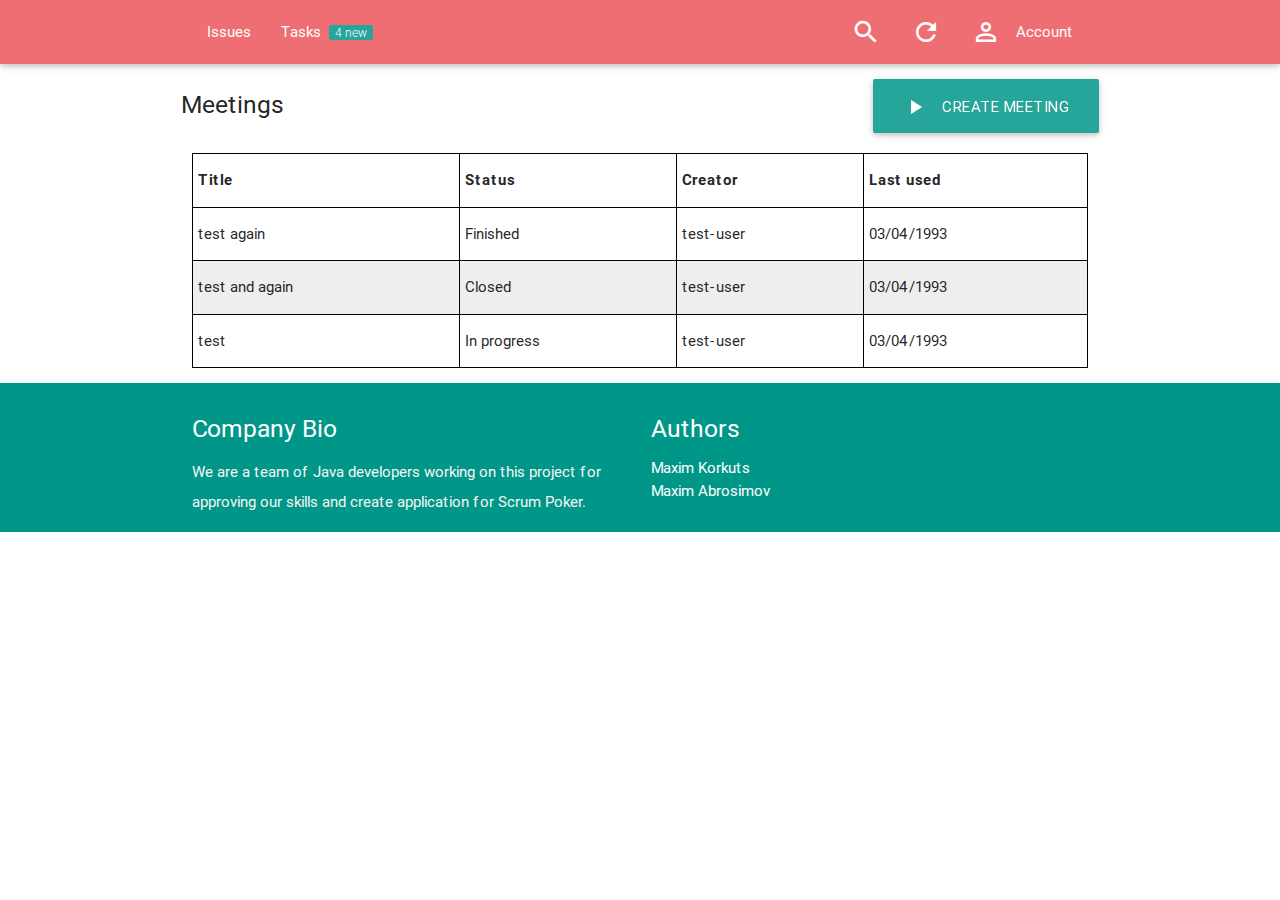
<file: core-web/src/main/resources/templates/mainPage.html>
<!DOCTYPE html>
<html xmlns="http://www.w3.org/1999/xhtml" xmlns:th="http://www.thymeleaf.org">
<head>
    <meta http-equiv="Content-Type" content="text/html; charset=UTF-8"/>
    <meta name="viewport" content="width=device-width, initial-scale=1, maximum-scale=1.0, user-scalable=no"/>
    <title>Main menu</title>

    <!-- CSS  -->
    <link href="https://fonts.googleapis.com/icon?family=Material+Icons" rel="stylesheet"/>
    <link href="../static/css/materialize.min.css" th:href="@{/css/materialize.min.css}" type="text/css" rel="stylesheet" media="screen,projection"/>
    <link href="../static/css/style.css" th:href="@{/css/style.css}" type="text/css" rel="stylesheet" media="screen,projection"/>
</head>
<body>
    <nav>
        <div class="nav-wrapper container">
            <ul id="nav-mobile" class="left hide-on-med-and-down">
                <li><a href="" class="white-text">Issues</a></li>
                <li><a href="" class="white-text">Tasks <span class="new badge">4</span></a></li>
            </ul>
            <ul class="right hide-on-med-and-down">
                <li><a href="" class="white-text"><i class="material-icons">search</i></a></li>
                <li><a href="" class="white-text"><i class="material-icons">refresh</i></a></li>
                <li><a href="" class="white-text"><i class="material-icons left">perm_identity</i>Account</a></li>
            </ul>
        </div>
    </nav>

    <div class="container">
        <div class="section">
            <div class="row left">
                <h5>Meetings</h5>
            </div>
            <div class="row right">
                <a href="#modal3" id="add-meeting-button" class="btn-large waves-effect waves-light teal lighten-1 modal-trigger">
                    <i class="material-icons left">play_arrow</i>Create meeting
                </a>
            </div>
            <!-- TODO change table creating and add pagenator-->
            <table id="meeting-table">
                <thead>
                <tr>
                    <th>Title</th>
                    <th>Status</th>
                    <th>Creator</th>
                    <th>Last used</th>
                </tr>
                </thead>
                <tfoot>
                <tr>
                    <td>test</td>
                    <td>In progress</td>
                    <td>test-user</td>
                    <td>03/04/1993</td>
                </tr>
                </tfoot>
                <tbody>
                <tr>
                    <td>test again</td>
                    <td>Finished</td>
                    <td>test-user</td>
                    <td>03/04/1993</td>
                </tr>
                <tr>
                    <td>test and again</td>
                    <td>Closed</td>
                    <td>test-user</td>
                    <td>03/04/1993</td>
                </tr>
                </tbody>
            </table>
        </div>
    </div>

    <footer class="page-footer teal">
        <div class="container">
            <div class="row">
                <div class="col l6 s12">
                    <h5 class="white-text">Company Bio</h5>
                    <p class="grey-text text-lighten-4">We are a team of Java developers working on this project for approving our skills and create application for Scrum Poker.</p>
                </div>
                <div class="col l3 s12">
                    <h5 class="white-text">Authors</h5>
                    <ul>
                        <li><a class="white-text" href="https://www.linkedin.com/in/maksym-korkuts-4511a564" target="_blank">Maxim Korkuts</a></li>
                        <li><a class="white-text" href="https://www.linkedin.com/in/maxabrosimov" target="_blank">Maxim Abrosimov</a></li>
                    </ul>
                </div>
            </div>
        </div>
    </footer>

    <!-- Modal Structure -->
    <div id="modal3" class="modal">
        <div class="modal-content">
            <h4>Create meeting</h4>
            <div class="row">
                <form class="col s12" action="" method="POST">
                    <div class="row">
                        <div class="input-field col s6">
                            <input id="login" type="text" class="validate"/>
                            <label for="login">Title</label>
                        </div>
                        <div class="input-field col s12 m6">
                            <select class="browser-default">
                                <option value="" disabled="disabled" selected="selected">Choose your card brand</option>
                                <option value="1">Scrum</option>
                                <option value="2">Fibonacci</option>
                                <option value="3">Playing cards</option>
                            </select>
                        </div>
                    </div>
                    <div class="row">
                        <div class="switch">
                            <h6>Do you want to save actions history?</h6>
                            <label>
                                off
                                <input type="checkbox"/>
                                <span class="lever"></span>
                                on
                            </label>
                        </div>
                    </div>

                    <div class="modal-footer">
                        <a href="#!" class=" modal-action modal-close waves-effect waves-green btn-flat">Create</a>
                        <a href="#!" class=" modal-action modal-close waves-effect waves-green btn-flat">Close</a>
                    </div>
                </form>
            </div>
        </div>
    </div>

    <!--  Scripts-->
    <script src="https://code.jquery.com/jquery-2.1.1.min.js"></script>
    <script src="../static/js/libs/materialize.js" th:src="@{/js/libs/materialize.js}"></script>
    <script src="../static/js/init.js" th:src="@{/js/init.js}"></script>
</body>
</html>
</file>
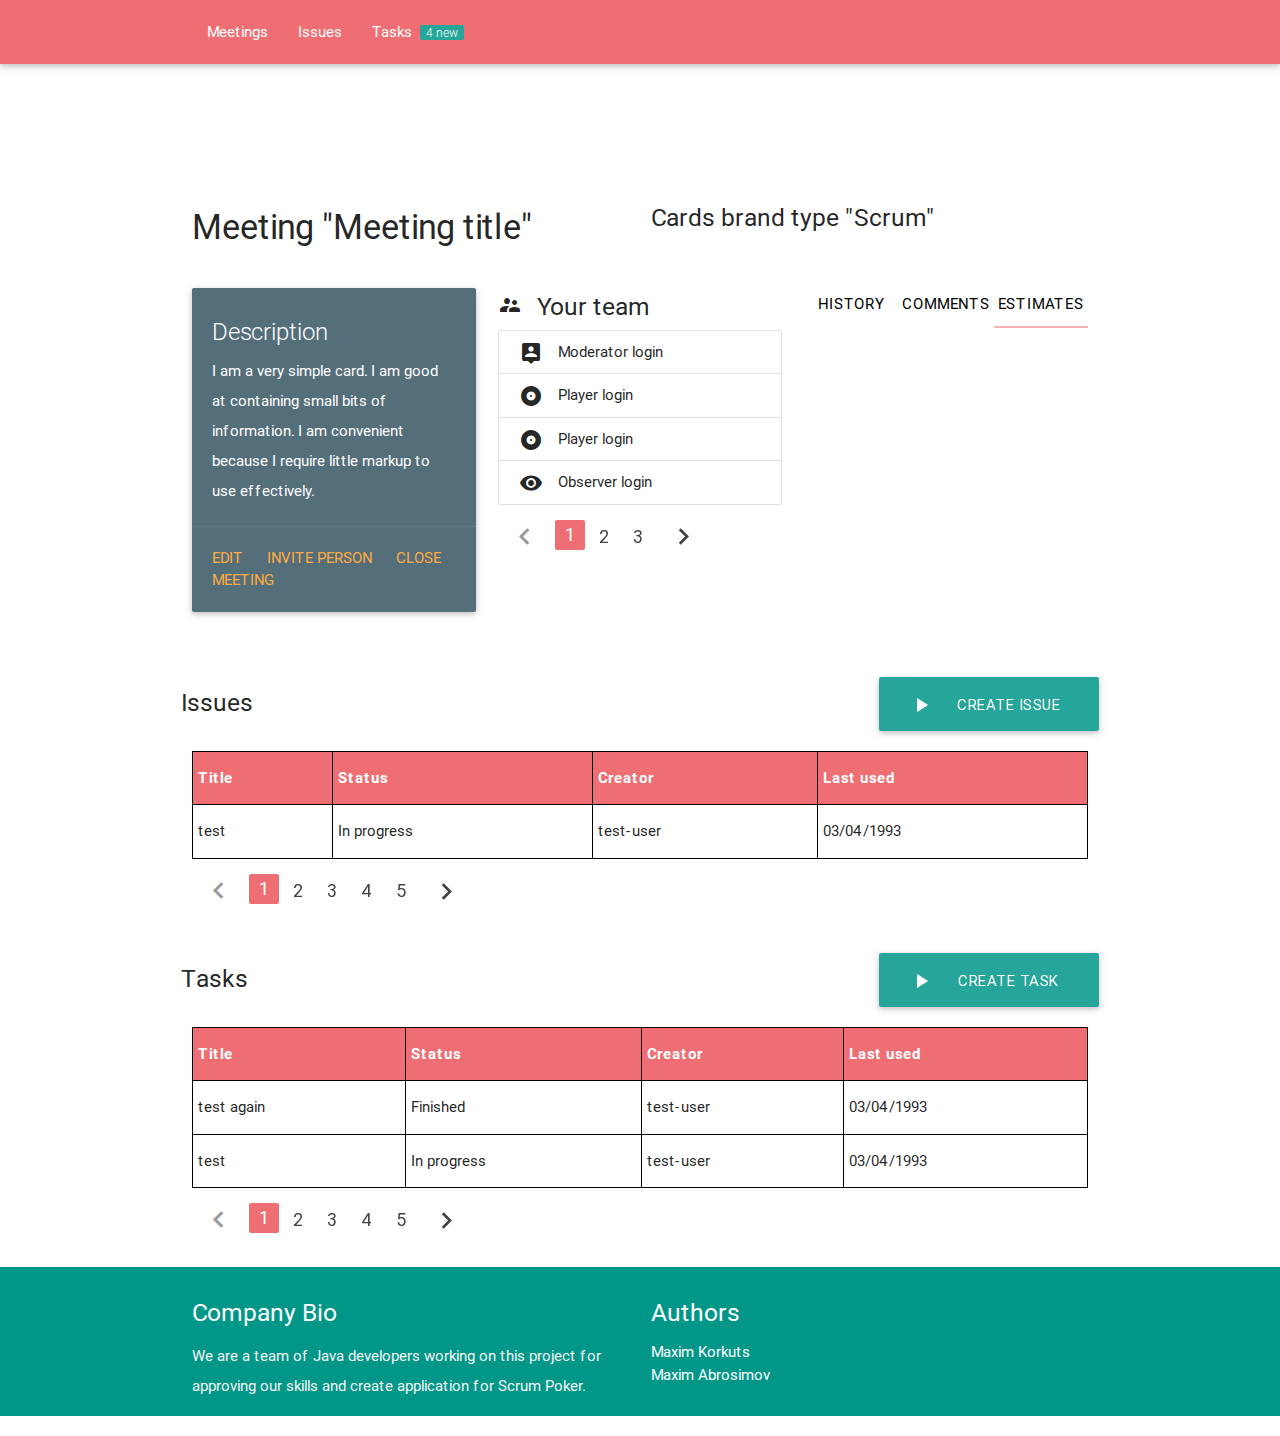
<file: core-web/src/main/resources/templates/meetingPageView.html>
<!DOCTYPE html>
<html xmlns="http://www.w3.org/1999/xhtml" xmlns:th="http://www.thymeleaf.org">
<head>
    <meta http-equiv="Content-Type" content="text/html; charset=UTF-8"/>
    <meta name="viewport" content="width=device-width, initial-scale=1, maximum-scale=1.0, user-scalable=no"/>
    <title>Meeting</title>

    <!-- CSS  -->
    <link href="https://fonts.googleapis.com/icon?family=Material+Icons" rel="stylesheet"/>
    <link href="../static/css/materialize.min.css" th:href="@{/css/materialize.min.css}" type="text/css" rel="stylesheet" media="screen,projection"/>
    <link href="../static/css/style.css" th:href="@{/css/style.css}" type="text/css" rel="stylesheet" media="screen,projection"/>
</head>
<body>
    <nav>
        <div class="nav-wrapper container">
            <ul id="nav-mobile" class="left hide-on-med-and-down">
                <li><a href="meeting/list" class="white-text">Meetings</a></li>
                <li><a href="issue/list" class="white-text">Issues</a></li>
                <li><a href="task/list" class="white-text">Tasks <span class="new badge">4</span></a></li>
            </ul>
            <ul class="right hide-on-med-and-down">
                <li>
                    <div class="input-field">
                        <input id="search" type="search" required="required"/>
                        <label for="search"><i class="material-icons">search</i></label>
                        <i class="material-icons">close</i>
                    </div>
                </li>
                <li><a href="" class="white-text"><i class="material-icons">refresh</i></a></li>
                <li><a href="/user/account" class="white-text"><i class="material-icons left">perm_identity</i>Account</a></li>
            </ul>
        </div>
    </nav>

    <div class="container">
        <div class="section">
            <div class="row">
                <div class="col s12 m6">
                    <h4>Meeting "Meeting title"</h4>
                </div>
                <div class="col s12 m6">
                    <h5>Cards brand type "Scrum"</h5>
                </div>
            </div>
            <div class="row">
                <div class="col s12 m4">
                    <div class="card blue-grey darken-1">
                        <div class="card-content white-text">
                            <span class="card-title">Description</span>
                            <p>I am a very simple card. I am good at containing small bits of information.
                                I am convenient because I require little markup to use effectively.</p>
                        </div>
                        <div class="card-action">
                            <a href="#">Edit</a>
                            <a href="#modal8" class="modal-trigger">Invite person</a>
                            <a href="#modal9" class="modal-trigger">Close meeting</a>
                        </div>
                    </div>
                </div>
                <div class="col s12 m4">
                    <h5><i class="material-icons left">supervisor_account</i>Your team</h5>
                    <ul class="collection">
                        <li class="collection-item"><i class="material-icons left">person_pin</i>Moderator login</li>
                        <li class="collection-item"><i class="material-icons left">album</i>Player login</li>
                        <li class="collection-item"><i class="material-icons left">album</i>Player login</li>
                        <li class="collection-item"><i class="material-icons left">visibility</i>Observer login</li>
                    </ul>
                    <ul class="pagination">
                        <li class="disabled"><a href="#!"><i class="material-icons">chevron_left</i></a></li>
                        <li class="active"><a href="#!">1</a></li>
                        <li class="waves-effect"><a href="#!">2</a></li>
                        <li class="waves-effect"><a href="#!">3</a></li>
                        <li class="waves-effect"><a href="#!"><i class="material-icons">chevron_right</i></a></li>
                    </ul>
                </div>
                <div class="col s12 m4">
                    <ul class="tabs">
                        <li class="tab col s3"><a href="#" class="black-text">History</a></li>
                        <li class="tab col s3"><a href="#" class="black-text">Comments</a></li>
                        <li class="tab col s3"><a href="#" class="active black-text">Estimates</a></li>
                    </ul>
                </div>
            </div>
        </div>
    </div>
    <div class="container">
        <div class="section">
            <div class="row left">
                <h5>Issues</h5>
            </div>
            <div class="row right">
                <a href="#modal6" id="add-issue-button" class="btn-large waves-effect waves-light teal lighten-1 modal-trigger">
                    <i class="material-icons left">play_arrow</i>Create issue
                </a>
            </div>
            <!-- TODO change table creating and add pagenator-->
            <table id="issue-table" class="entity-table">
                <thead>
                <tr>
                    <th>Title</th>
                    <th>Status</th>
                    <th>Creator</th>
                    <th>Last used</th>
                </tr>
                </thead>
                <tfoot>
                <tr>
                    <td>test</td>
                    <td>In progress</td>
                    <td>test-user</td>
                    <td>03/04/1993</td>
                </tr>
                </tfoot>
            </table>
            <ul class="pagination">
                <li class="disabled"><a href="#!"><i class="material-icons">chevron_left</i></a></li>
                <li class="active"><a href="#!">1</a></li>
                <li class="waves-effect"><a href="#!">2</a></li>
                <li class="waves-effect"><a href="#!">3</a></li>
                <li class="waves-effect"><a href="#!">4</a></li>
                <li class="waves-effect"><a href="#!">5</a></li>
                <li class="waves-effect"><a href="#!"><i class="material-icons">chevron_right</i></a></li>
            </ul>
        </div>
    </div>

    <div class="container">
        <div class="section">
            <div class="row left">
                <h5>Tasks</h5>
            </div>
            <div class="row right">
                <a href="#modal7" id="add-task-button" class="btn-large waves-effect waves-light teal lighten-1 modal-trigger">
                    <i class="material-icons left">play_arrow</i>Create task
                </a>
            </div>
            <!-- TODO change table creating and add pagenator-->
            <table id="task-table" class="entity-table">
                <thead>
                <tr>
                    <th>Title</th>
                    <th>Status</th>
                    <th>Creator</th>
                    <th>Last used</th>
                </tr>
                </thead>
                <tfoot>
                <tr>
                    <td>test</td>
                    <td>In progress</td>
                    <td>test-user</td>
                    <td>03/04/1993</td>
                </tr>
                </tfoot>
                <tbody>
                <tr>
                    <td>test again</td>
                    <td>Finished</td>
                    <td>test-user</td>
                    <td>03/04/1993</td>
                </tr>
                </tbody>
            </table>
            <ul class="pagination">
                <li class="disabled"><a href="#!"><i class="material-icons">chevron_left</i></a></li>
                <li class="active"><a href="#!">1</a></li>
                <li class="waves-effect"><a href="#!">2</a></li>
                <li class="waves-effect"><a href="#!">3</a></li>
                <li class="waves-effect"><a href="#!">4</a></li>
                <li class="waves-effect"><a href="#!">5</a></li>
                <li class="waves-effect"><a href="#!"><i class="material-icons">chevron_right</i></a></li>
            </ul>
        </div>
    </div>

    <footer class="page-footer teal">
        <div class="container">
            <div class="row">
                <div class="col l6 s12">
                    <h5 class="white-text">Company Bio</h5>
                    <p class="grey-text text-lighten-4">We are a team of Java developers working on this project for approving our skills and create application for Scrum Poker.</p>
                </div>
                <div class="col l3 s12">
                    <h5 class="white-text">Authors</h5>
                    <ul>
                        <li><a class="white-text" href="https://www.linkedin.com/in/maksym-korkuts-4511a564" target="_blank">Maxim Korkuts</a></li>
                        <li><a class="white-text" href="https://www.linkedin.com/in/maxabrosimov" target="_blank">Maxim Abrosimov</a></li>
                    </ul>
                </div>
            </div>
        </div>
    </footer>

    <!-- Modal Structure -->
    <div id="modal6" class="modal">
        <div class="modal-content">
            <h4>Create issue</h4>
            <div class="row">
                <form class="col s12" action="" method="POST">
                    <div class="row">
                        <input id="issue" type="text" class="validate"/>
                        <label for="issue">Title</label>
                    </div>
                    <div class="row">
                        <form class="col s12">
                            <div class="row">
                                <div class="input-field col s6">
                                    <i class="material-icons prefix">mode_edit</i>
                                    <textarea id="icon_prefix2" class="materialize-textarea"></textarea>
                                    <label for="icon_prefix2">Description</label>
                                </div>
                            </div>
                        </form>
                    </div>

                    <div class="modal-footer">
                        <a href="#!" class=" modal-action modal-close waves-effect waves-green btn-flat">Create</a>
                        <a href="#!" class=" modal-action modal-close waves-effect waves-green btn-flat">Close</a>
                    </div>
                </form>
            </div>
        </div>
    </div>

    <div id="modal7" class="modal">
        <div class="modal-content">
            <h4>Create task</h4>
            <div class="row">
                <form class="col s12" action="" method="POST">
                    <div class="row">
                        <div class="input-field col s12">
                            <input id="login" type="text" class="validate"/>
                            <label for="login">Title</label>
                        </div>
                    </div>
                    <div class="row">
                        <form class="col s12">
                            <div class="row">
                                <div class="input-field col s6">
                                    <i class="material-icons prefix">mode_edit</i>
                                    <textarea id="icon_prefix2" class="materialize-textarea"></textarea>
                                    <label for="icon_prefix2">Description</label>
                                </div>
                            </div>
                        </form>
                    </div>

                    <div class="modal-footer">
                        <a href="#!" class=" modal-action modal-close waves-effect waves-green btn-flat">Create</a>
                        <a href="#!" class=" modal-action modal-close waves-effect waves-green btn-flat">Close</a>
                    </div>
                </form>
            </div>
        </div>
    </div>

    <div id="modal8" class="modal">
        <div class="modal-content">
            <h4>Meeting "Meeting title"</h4>
            <div class="row">
                <form class="col s12" action="" method="POST">
                    <div class="row">
                        <div class="input-field col s6">
                            <i class="material-icons prefix">email</i>
                            <input id="email" type="email" class="validate"/>
                            <label for="email">Email</label>
                        </div>
                        <div class="input-field col s12 m6">
                            <select class="browser-default">
                                <option value="" disabled="disabled" selected="selected">Choose his role</option>
                                <option value="1">Observer</option>
                                <option value="2">Player</option>
                            </select>
                        </div>
                    </div>
                    <div class="modal-footer">
                        <a href="#!" class=" modal-action modal-close waves-effect waves-green btn-flat">Invite</a>
                        <a href="#!" class=" modal-action modal-close waves-effect waves-green btn-flat">Close</a>
                    </div>
                </form>
            </div>
        </div>
    </div>

    <div id="modal9" class="modal">
        <div class="modal-content">
            <h5>Are you sure want to close meeting?     (all issues and task will be closed too)</h5>
            <div class="row">
                <div class="modal-footer">
                    <a href="#!" class=" modal-action modal-close waves-effect waves-green btn-flat">Yes</a>
                    <a href="#!" class=" modal-action modal-close waves-effect waves-green btn-flat">No</a>
                </div>
            </div>
        </div>
    </div>


    <!--  Scripts-->
    <script src="https://code.jquery.com/jquery-2.1.1.min.js"></script>
    <script src="../static/js/libs/materialize.js" th:src="@{/js/libs/materialize.js}"></script>
    <script src="../static/js/init.js" th:src="@{/js/init.js}"></script>
</body>
</html>
</file>
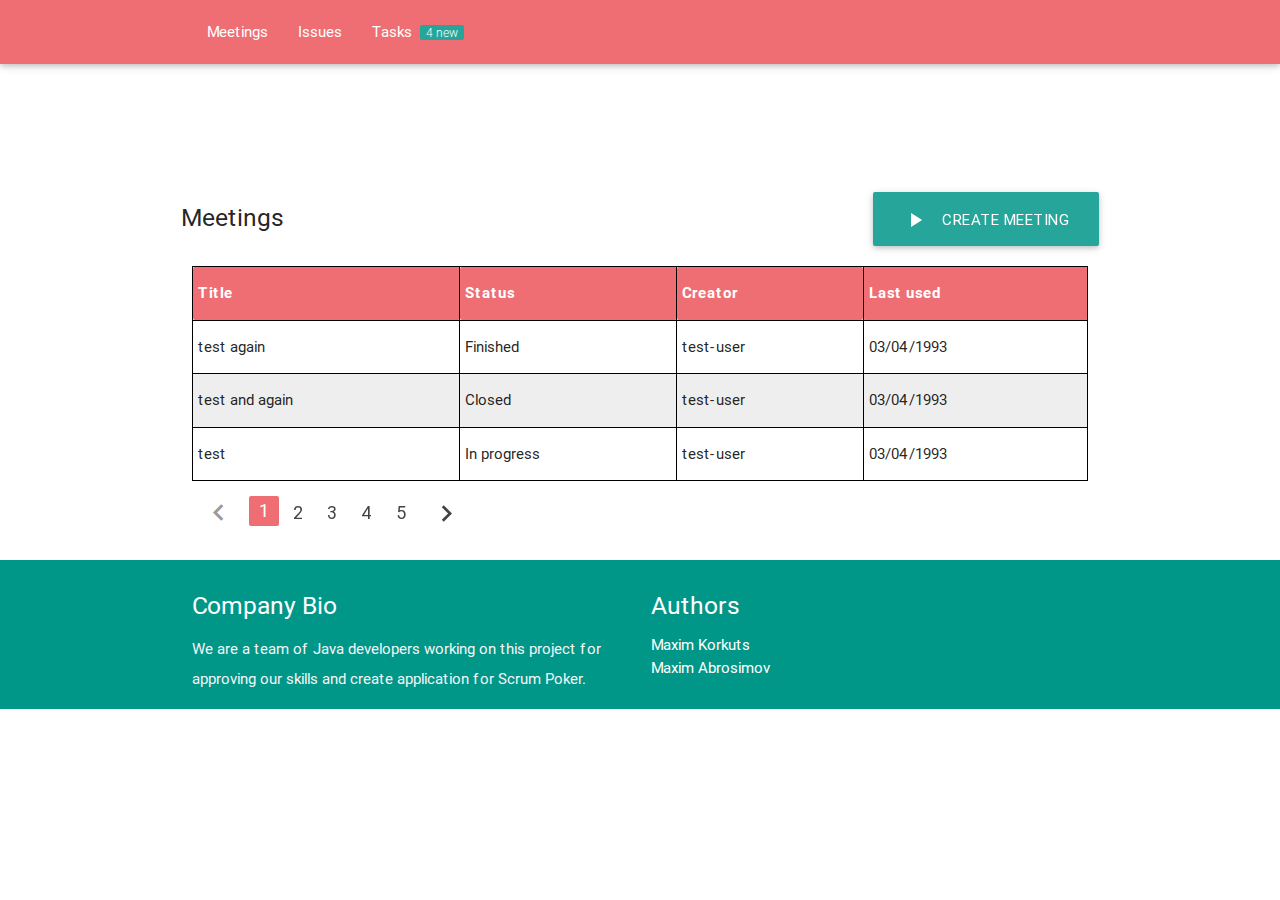
<file: core-web/src/main/resources/templates/meetingsPage.html>
<!DOCTYPE html>
<html xmlns="http://www.w3.org/1999/xhtml" xmlns:th="http://www.thymeleaf.org">
<head>
    <meta http-equiv="Content-Type" content="text/html; charset=UTF-8"/>
    <meta name="viewport" content="width=device-width, initial-scale=1, maximum-scale=1.0, user-scalable=no"/>
    <title>Meetings list</title>

    <!-- CSS  -->
    <link href="https://fonts.googleapis.com/icon?family=Material+Icons" rel="stylesheet"/>
    <link href="../static/css/materialize.min.css" th:href="@{/css/materialize.min.css}" type="text/css" rel="stylesheet" media="screen,projection"/>
    <link href="../static/css/style.css" th:href="@{/css/style.css}" type="text/css" rel="stylesheet" media="screen,projection"/>
</head>
<body>
    <nav>
        <div class="nav-wrapper container">
            <ul id="nav-mobile" class="left hide-on-med-and-down">
                <li><a href="meeting/list" class="white-text">Meetings</a></li>
                <li><a href="issue/list" class="white-text">Issues</a></li>
                <li><a href="task/list" class="white-text">Tasks <span class="new badge">4</span></a></li>
            </ul>
            <ul class="right hide-on-med-and-down">
                <li>
                    <div class="input-field">
                        <input id="search" type="search" required="required"/>
                        <label for="search"><i class="material-icons">search</i></label>
                        <i class="material-icons">close</i>
                    </div>
                </li>
                <li><a href="" class="white-text"><i class="material-icons">refresh</i></a></li>
                <li><a href="/user/account" class="white-text"><i class="material-icons left">perm_identity</i>Account</a></li>
            </ul>
        </div>
    </nav>

    <div class="container">
        <div class="section">
            <div class="row left">
                <h5>Meetings</h5>
            </div>
            <div class="row right">
                <a href="#modal3" id="add-meeting-button" class="btn-large waves-effect waves-light teal lighten-1 modal-trigger">
                    <i class="material-icons left">play_arrow</i>Create meeting
                </a>
            </div>
            <!-- TODO change table creating and add pagenator-->
            <table id="meeting-table" class="entity-table">
                <thead>
                <tr>
                    <th>Title</th>
                    <th>Status</th>
                    <th>Creator</th>
                    <th>Last used</th>
                </tr>
                </thead>
                <tfoot>
                <tr>
                    <td>test</td>
                    <td>In progress</td>
                    <td>test-user</td>
                    <td>03/04/1993</td>
                </tr>
                </tfoot>
                <tbody>
                <tr>
                    <td>test again</td>
                    <td>Finished</td>
                    <td>test-user</td>
                    <td>03/04/1993</td>
                </tr>
                <tr>
                    <td>test and again</td>
                    <td>Closed</td>
                    <td>test-user</td>
                    <td>03/04/1993</td>
                </tr>
                </tbody>
            </table>
            <ul class="pagination">
                <li class="disabled"><a href="#!"><i class="material-icons">chevron_left</i></a></li>
                <li class="active"><a href="#!">1</a></li>
                <li class="waves-effect"><a href="#!">2</a></li>
                <li class="waves-effect"><a href="#!">3</a></li>
                <li class="waves-effect"><a href="#!">4</a></li>
                <li class="waves-effect"><a href="#!">5</a></li>
                <li class="waves-effect"><a href="#!"><i class="material-icons">chevron_right</i></a></li>
            </ul>
        </div>
    </div>

    <footer class="page-footer teal">
        <div class="container">
            <div class="row">
                <div class="col l6 s12">
                    <h5 class="white-text">Company Bio</h5>
                    <p class="grey-text text-lighten-4">We are a team of Java developers working on this project for approving our skills and create application for Scrum Poker.</p>
                </div>
                <div class="col l3 s12">
                    <h5 class="white-text">Authors</h5>
                    <ul>
                        <li><a class="white-text" href="https://www.linkedin.com/in/maksym-korkuts-4511a564" target="_blank">Maxim Korkuts</a></li>
                        <li><a class="white-text" href="https://www.linkedin.com/in/maxabrosimov" target="_blank">Maxim Abrosimov</a></li>
                    </ul>
                </div>
            </div>
        </div>
    </footer>

    <!-- Modal Structure -->
    <div id="modal3" class="modal">
        <div class="modal-content">
            <h4>Create meeting</h4>
            <div class="row">
                <form class="col s12" action="" method="POST">
                    <div class="row">
                        <div class="input-field col s6">
                            <input id="meeting" type="text" class="validate"/>
                            <label for="meeting">Title</label>
                        </div>
                        <div class="input-field col s12 m6">
                            <select class="browser-default">
                                <option value="" disabled="disabled" selected="selected">Choose your card brand</option>
                                <option value="1">Scrum</option>
                                <option value="2">Fibonacci</option>
                                <option value="3">Playing cards</option>
                            </select>
                        </div>
                    </div>
                    <div class="row">
                        <div class="switch">
                            <h6>Do you want to save actions history?</h6>
                            <label>
                                off
                                <input type="checkbox"/>
                                <span class="lever"></span>
                                on
                            </label>
                        </div>
                    </div>
                    <div class="row">
                        <form class="col s12">
                            <div class="row">
                                <div class="input-field col s6">
                                    <i class="material-icons prefix">mode_edit</i>
                                    <textarea id="icon_prefix2" class="materialize-textarea"></textarea>
                                    <label for="icon_prefix2">Description</label>
                                </div>
                            </div>
                        </form>
                    </div>

                    <div class="modal-footer">
                        <a href="#!" class=" modal-action modal-close waves-effect waves-green btn-flat">Create</a>
                        <a href="#!" class=" modal-action modal-close waves-effect waves-green btn-flat">Close</a>
                    </div>
                </form>
            </div>
        </div>
    </div>

    <!--  Scripts-->
    <script src="https://code.jquery.com/jquery-2.1.1.min.js"></script>
    <script src="../static/js/libs/materialize.js" th:src="@{/js/libs/materialize.js}"></script>
    <script src="../static/js/init.js" th:src="@{/js/init.js}"></script>
</body>
</html>
</file>
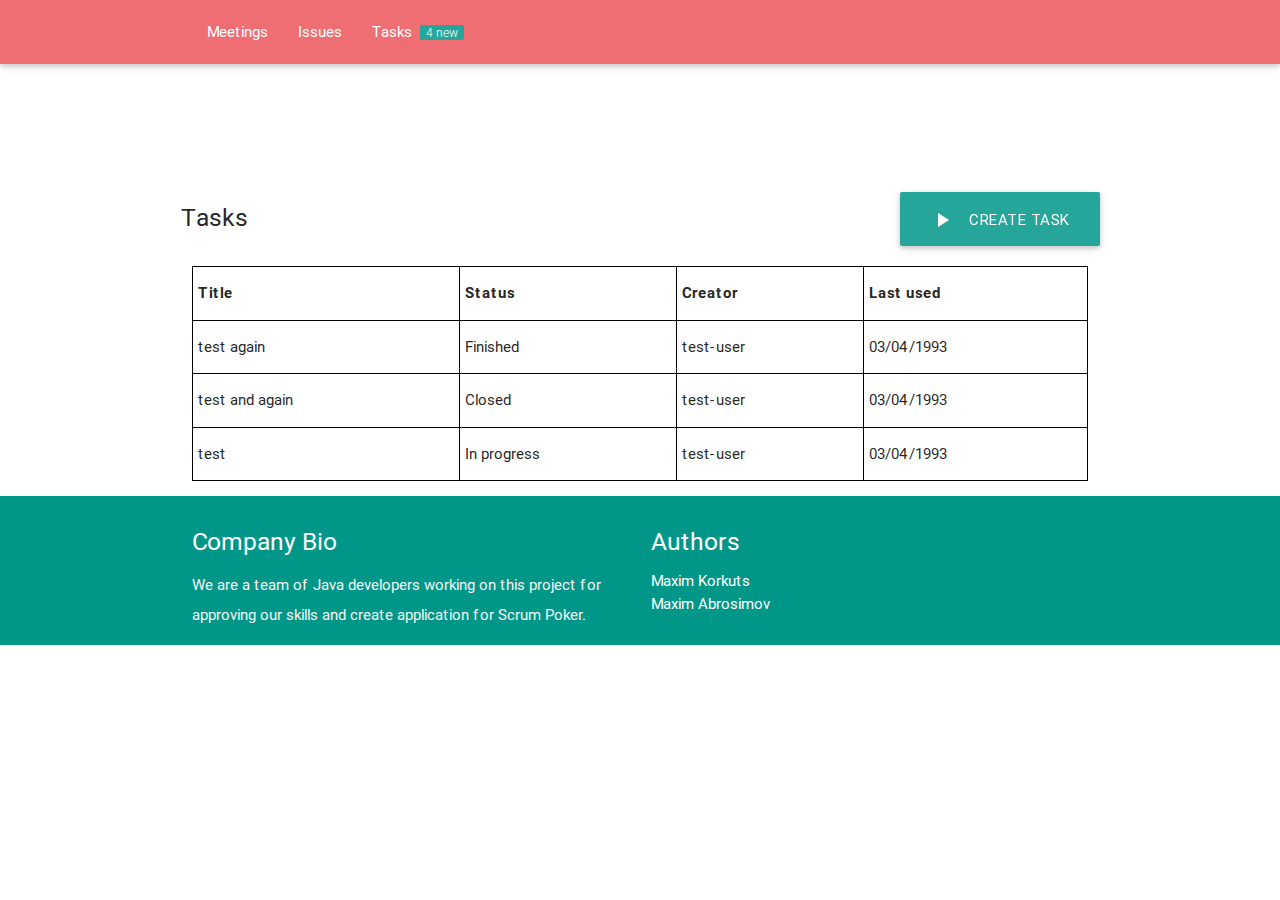
<file: core-web/src/main/resources/templates/tasksPage.html>
<!DOCTYPE html>
<html xmlns="http://www.w3.org/1999/xhtml" xmlns:th="http://www.thymeleaf.org">
<head>
    <meta http-equiv="Content-Type" content="text/html; charset=UTF-8"/>
    <meta name="viewport" content="width=device-width, initial-scale=1, maximum-scale=1.0, user-scalable=no"/>
    <title>Tasks list</title>

    <!-- CSS  -->
    <link href="https://fonts.googleapis.com/icon?family=Material+Icons" rel="stylesheet"/>
    <link href="../static/css/materialize.min.css" th:href="@{/css/materialize.min.css}" type="text/css" rel="stylesheet" media="screen,projection"/>
    <link href="../static/css/style.css" th:href="@{/css/style.css}" type="text/css" rel="stylesheet" media="screen,projection"/>
</head>
<body>
    <nav>
        <div class="nav-wrapper container">
            <ul id="nav-mobile" class="left hide-on-med-and-down">
                <li><a href="meeting/list" class="white-text">Meetings</a></li>
                <li><a href="issue/list" class="white-text">Issues</a></li>
                <li><a href="task/list" class="white-text">Tasks <span class="new badge">4</span></a></li>
            </ul>
            <ul class="right hide-on-med-and-down">
                <li>
                    <div class="input-field">
                        <input id="search" type="search" required="required"/>
                        <label for="search"><i class="material-icons">search</i></label>
                        <i class="material-icons">close</i>
                    </div>
                </li>
                <li><a href="" class="white-text"><i class="material-icons">refresh</i></a></li>
                <li><a href="/user/account" class="white-text"><i class="material-icons left">perm_identity</i>Account</a></li>
            </ul>
        </div>
    </nav>

    <div class="container">
        <div class="section">
            <div class="row left">
                <h5>Tasks</h5>
            </div>
            <div class="row right">
                <a href="#modal5" id="add-meeting-button" class="btn-large waves-effect waves-light teal lighten-1 modal-trigger">
                    <i class="material-icons left">play_arrow</i>Create task
                </a>
            </div>
            <!-- TODO change table creating and add pagenator-->
            <table id="task-table">
                <thead>
                <tr>
                    <th>Title</th>
                    <th>Status</th>
                    <th>Creator</th>
                    <th>Last used</th>
                </tr>
                </thead>
                <tfoot>
                <tr>
                    <td>test</td>
                    <td>In progress</td>
                    <td>test-user</td>
                    <td>03/04/1993</td>
                </tr>
                </tfoot>
                <tbody>
                <tr>
                    <td>test again</td>
                    <td>Finished</td>
                    <td>test-user</td>
                    <td>03/04/1993</td>
                </tr>
                <tr>
                    <td>test and again</td>
                    <td>Closed</td>
                    <td>test-user</td>
                    <td>03/04/1993</td>
                </tr>
                </tbody>
            </table>
        </div>
    </div>

    <footer class="page-footer teal">
        <div class="container">
            <div class="row">
                <div class="col l6 s12">
                    <h5 class="white-text">Company Bio</h5>
                    <p class="grey-text text-lighten-4">We are a team of Java developers working on this project for approving our skills and create application for Scrum Poker.</p>
                </div>
                <div class="col l3 s12">
                    <h5 class="white-text">Authors</h5>
                    <ul>
                        <li><a class="white-text" href="https://www.linkedin.com/in/maksym-korkuts-4511a564" target="_blank">Maxim Korkuts</a></li>
                        <li><a class="white-text" href="https://www.linkedin.com/in/maxabrosimov" target="_blank">Maxim Abrosimov</a></li>
                    </ul>
                </div>
            </div>
        </div>
    </footer>

    <!-- Modal Structure -->
    <div id="modal5" class="modal">
        <div class="modal-content">
            <h4>Create meeting</h4>
            <div class="row">
                <form class="col s12" action="" method="POST">
                    <div class="row">
                        <div class="input-field col s12">
                            <input id="login" type="text" class="validate"/>
                            <label for="login">Title</label>
                        </div>
                    </div>
                    <div class="row">
                        <div class="switch">
                            <h6>Add task to:</h6>
                            <label>
                                meeting
                                <input type="checkbox"/>
                                <span class="lever"></span>
                                issue
                            </label>
                        </div>
                        <div class="input-field col s12 m6">
                            <input id="meeting-issue" type="text" class="validate"/>
                            <label for="meeting-issue">Parent entity title</label>
                        </div>
                    </div>
                    <div class="row">

                    </div>
                    <div class="row">
                        <form class="col s12">
                            <div class="row">
                                <div class="input-field col s6">
                                    <i class="material-icons prefix">mode_edit</i>
                                    <textarea id="icon_prefix2" class="materialize-textarea"></textarea>
                                    <label for="icon_prefix2">Description</label>
                                </div>
                            </div>
                        </form>
                    </div>

                    <div class="modal-footer">
                        <a href="#!" class=" modal-action modal-close waves-effect waves-green btn-flat">Create</a>
                        <a href="#!" class=" modal-action modal-close waves-effect waves-green btn-flat">Close</a>
                    </div>
                </form>
            </div>
        </div>
    </div>

    <!--  Scripts-->
    <script src="https://code.jquery.com/jquery-2.1.1.min.js"></script>
    <script src="../static/js/libs/materialize.js" th:src="@{/js/libs/materialize.js}"></script>
    <script src="../static/js/init.js" th:src="@{/js/init.js}"></script>
</body>
</html>
</file>
<file: src/main/resources/static/css/style.css>
/* Custom Stylesheet */
/**
 * Use this file to override Materialize files so you can update
 * the core Materialize files in the future
 *
 * Made By MaterializeCSS.com
 */

nav ul a,
nav .brand-logo {
  color: #444;
}

p {
  line-height: 2rem;
}

.button-collapse {
  color: #26a69a;
}

.parallax-container {
  min-height: 380px;
  line-height: 0;
  height: auto;
  color: rgba(255,255,255,.9);
}
  .parallax-container .section {
    width: 100%;
  }

@media only screen and (max-width : 992px) {
  .parallax-container .section {
    position: absolute;
    top: 40%;
  }
  #index-banner .section {
    top: 10%;
  }
}

@media only screen and (max-width : 600px) {
  #index-banner .section {
    top: 0;
  }
}

.icon-block {
  padding: 0 15px;
}
.icon-block .material-icons {
  font-size: inherit;
}

footer.page-footer {
  margin: 0;
}
</file>
<file: core-web/src/main/resources/static/css/style.css>
/* Custom Stylesheet */
/**
 * Use this file to override Materialize files so you can update
 * the core Materialize files in the future
 *
 * Made By MaterializeCSS.com
 */

nav ul a,
nav .brand-logo {
  color: #444;
}

.scrum-poker-logo {
  width: 100px;
  height: 100px;
}

p {
  line-height: 2rem;
}

.button-collapse {
  color: #26a69a;
}

.parallax-container {
  min-height: 380px;
  line-height: 0;
  height: auto;
  color: rgba(255,255,255,.9);
}
  .parallax-container .section {
    width: 100%;
  }

@media only screen and (max-width : 992px) {
  .parallax-container .section {
    position: absolute;
    top: 40%;
  }
  #index-banner .section {
    top: 10%;
  }
}

@media only screen and (max-width : 600px) {
  #index-banner .section {
    top: 0;
  }
}

.icon-block {
  padding: 0 15px;
}
.icon-block .material-icons {
  font-size: inherit;
}

footer.page-footer {
  margin: 0;
}

.modal-trigger {
  width: 220px;
}
.modal {
  width: 27%;
}

.btn-floating {
  width: 57px;
  height: 55px;
}

table#meeting-table tr:nth-child(even) {
  background-color: #eee;
}
table#meeting-table tr:nth-child(odd) {
  background-color:#fff;
}
table.entity-table th	{
  background-color: #ee6e73;
  color: white;
}

table.entity-table table, th, td	{
  border: 1px solid black;
}

a#add-meeting-button {
  width: auto;
}

div#modal3 {
  width: 820px;
}

.input-field input[type=search]:focus {
  background-color: #70a69b;
  -webkit-border-radius: 40px;
  -moz-border-radius: 40px;
  border-radius: 40px;
}

.input-field input[type=search] {
  width: 740px;
}

.cardList li {
  list-style-type: none;
  display: inline;
  margin-right: 5px;
}

.rectangleCard {
  width: 100px;
  height: 150px;
  background: #C4C4FF;
  border-radius: 10px;
  border-style: double;
  margin: 8px;
  padding: 30px 5px;
  text-align: center;
  font-size: 50px;
}
</file>
